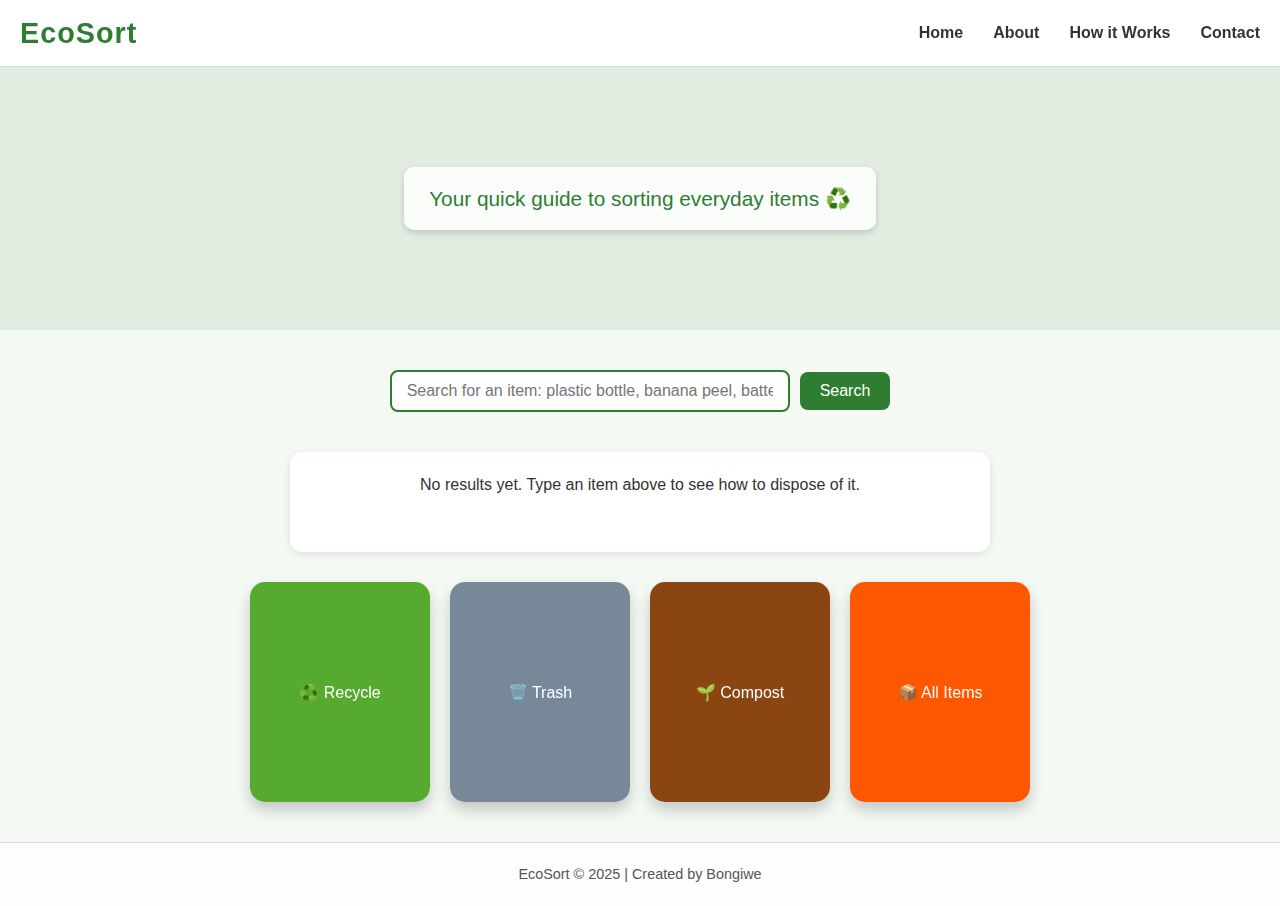
<file: index.html>
<!DOCTYPE html>
<html lang="en">
<head>
    <meta charset="UTF-8" />
    <meta name="viewport" content="width=device-width, initial-scale=1.0" />
    <title>EcoSort - Waste Sorting Helper</title>
    <link rel="stylesheet" href="styles/styles.css" />
</head>
<body>
<!-- HEADER -->
<header class="site-header">
    <div class="header-container">
        <div class="logo">EcoSort</div>
        <nav>
            <ul class="nav-links">
            <li><a href="index.html">Home</a></li>
            <li><a href="about.html">About</a></li>
            <li><a href="how-it-works.html">How it Works</a></li>
            <li><a href="contact.html">Contact</a></li>
        </ul>
        </nav>
    </div>
</header>

<!-- HOME SECTION -->
<section id="home">
    <p class="tagline">Your quick guide to sorting everyday items ♻️</p>
</section>


<!-- Search Bar -->
<div class="search-bar">
    <input type="text" id="searchInput" placeholder="Search for an item: plastic bottle, banana peel, batteries..." />
    <button id="searchBtn">Search</button>
</div>

<!-- Results Section -->
<div id="results" class="results">
    <p>No results yet. Type an item above to see how to dispose of it.</p>
</div>

<!-- Filter Cards -->
<div class="filters">
    <!-- Recycle Card -->
    <div class="filter-card" onclick="filterByCategory('Recycle')">
        <div class="filter-card-inner">
            <div class="filter-card-front recycle">♻️ Recycle</div>
            <div class="filter-card-back recycle">
                <p>Items that can be converted into reusable material.</p>
                <p>Click to see recyclable items</p>
            </div>
        </div>
    </div>

    <!-- Trash Card -->
    <div class="filter-card" onclick="filterByCategory('Trash')">
        <div class="filter-card-inner">
            <div class="filter-card-front trash">🗑️ Trash</div>
            <div class="filter-card-back trash">
                <p>Items that can't be recycled or composted and need to be trashed.</p>
                <p>Click to see trash items</p>
            </div>
        </div>
    </div>

    <!-- Compost Card -->
    <div class="filter-card" onclick="filterByCategory('Compost')">
        <div class="filter-card-inner">
            <div class="filter-card-front compost">🌱 Compost</div>
            <div class="filter-card-back compost">
                <p>Items that naturally decompose to enrich soil.</p>
                <p>Click to see compostable items</p>
            </div>
        </div>
    </div>

    <!-- All Items Card -->
    <div class="filter-card" onclick="renderResults(wasteData)">
        <div class="filter-card-inner">
            <div class="filter-card-front all">📦 All Items</div>
            <div class="filter-card-back all">
                Click to browse all items
            </div>
        </div>
    </div>
</div>

<footer>
    EcoSort © 2025 | Created by Bongiwe
</footer>

<script src="scripts/script.js"></script>
</body>
</html>
</file>
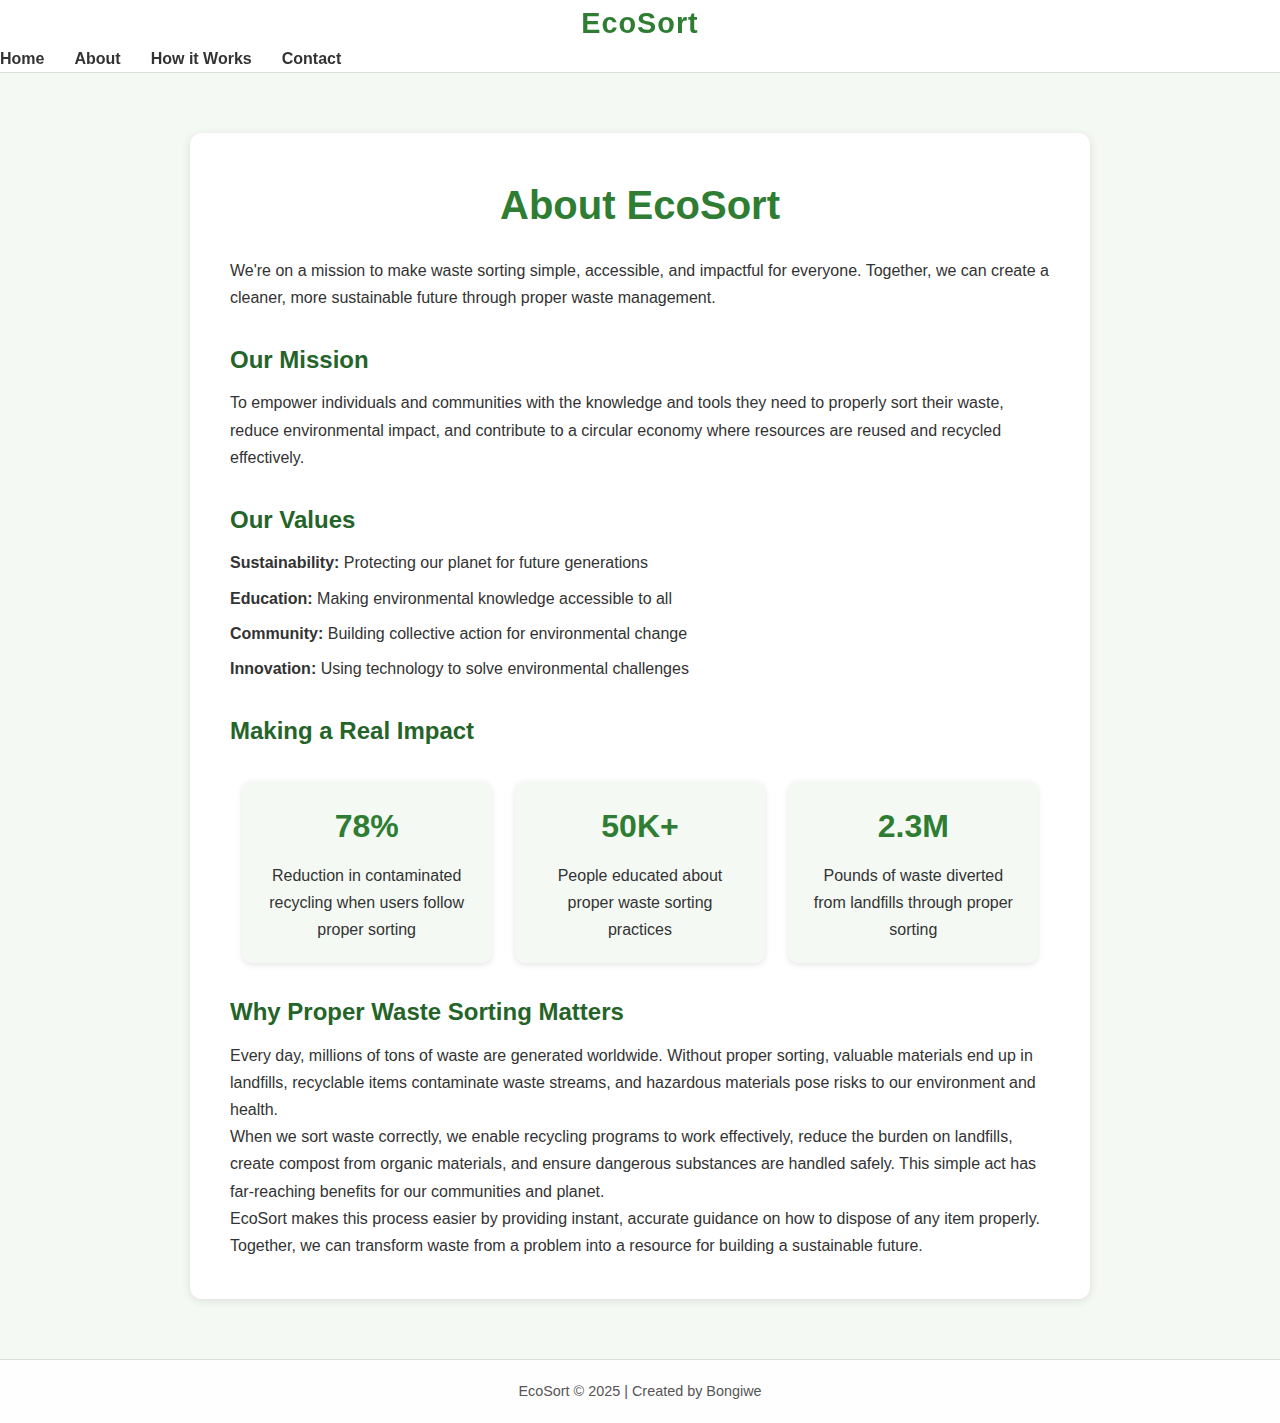
<file: about.html>
<!DOCTYPE html>
<html lang="en">
<head>
    <meta charset="UTF-8" />
    <meta name="viewport" content="width=device-width, initial-scale=1.0" />
    <title>About | EcoSort</title>
    <link rel="stylesheet" href="styles/styles.css" />
</head>
<body>
<!-- Header -->
<header class="main-header">
    <div class="logo">EcoSort</div>
    <nav class="navbar">
        <ul class="nav-links">
            <li><a href="index.html">Home</a></li>
            <li><a href="about.html">About</a></li>
            <li><a href="how-it-works.html">How it Works</a></li>
            <li><a href="contact.html">Contact</a></li>
        </ul>
    </nav>
</header>

<!-- About Section -->
<section class="about-section">
    <h1>About EcoSort</h1>
    <p class="intro">
        We're on a mission to make waste sorting simple, accessible, and impactful for everyone.
        Together, we can create a cleaner, more sustainable future through proper waste management.
    </p>

    <div class="mission">
        <h2>Our Mission</h2>
        <p>
            To empower individuals and communities with the knowledge and tools they need to properly sort their waste,
            reduce environmental impact, and contribute to a circular economy where resources are reused and recycled effectively.
        </p>
    </div>

    <div class="values">
        <h2>Our Values</h2>
        <ul>
            <li><strong>Sustainability:</strong> Protecting our planet for future generations</li>
            <li><strong>Education:</strong> Making environmental knowledge accessible to all</li>
            <li><strong>Community:</strong> Building collective action for environmental change</li>
            <li><strong>Innovation:</strong> Using technology to solve environmental challenges</li>
        </ul>
    </div>

    <div class="impact">
        <h2>Making a Real Impact</h2>
        <div class="stats">
            <div><span>78%</span><p>Reduction in contaminated recycling when users follow proper sorting</p></div>
            <div><span>50K+</span><p>People educated about proper waste sorting practices</p></div>
            <div><span>2.3M</span><p>Pounds of waste diverted from landfills through proper sorting</p></div>
        </div>
    </div>

    <div class="importance">
        <h2>Why Proper Waste Sorting Matters</h2>
        <p>
            Every day, millions of tons of waste are generated worldwide. Without proper sorting, valuable materials end up in landfills,
            recyclable items contaminate waste streams, and hazardous materials pose risks to our environment and health.
        </p>
        <p>
            When we sort waste correctly, we enable recycling programs to work effectively, reduce the burden on landfills,
            create compost from organic materials, and ensure dangerous substances are handled safely.
            This simple act has far-reaching benefits for our communities and planet.
        </p>
        <p>
            EcoSort makes this process easier by providing instant, accurate guidance on how to dispose of any item properly.
            Together, we can transform waste from a problem into a resource for building a sustainable future.
        </p>
    </div>
</section>

<!-- Footer -->
<footer>
    EcoSort © 2025 | Created by Bongiwe
</footer>
</body>
</html>
</file>
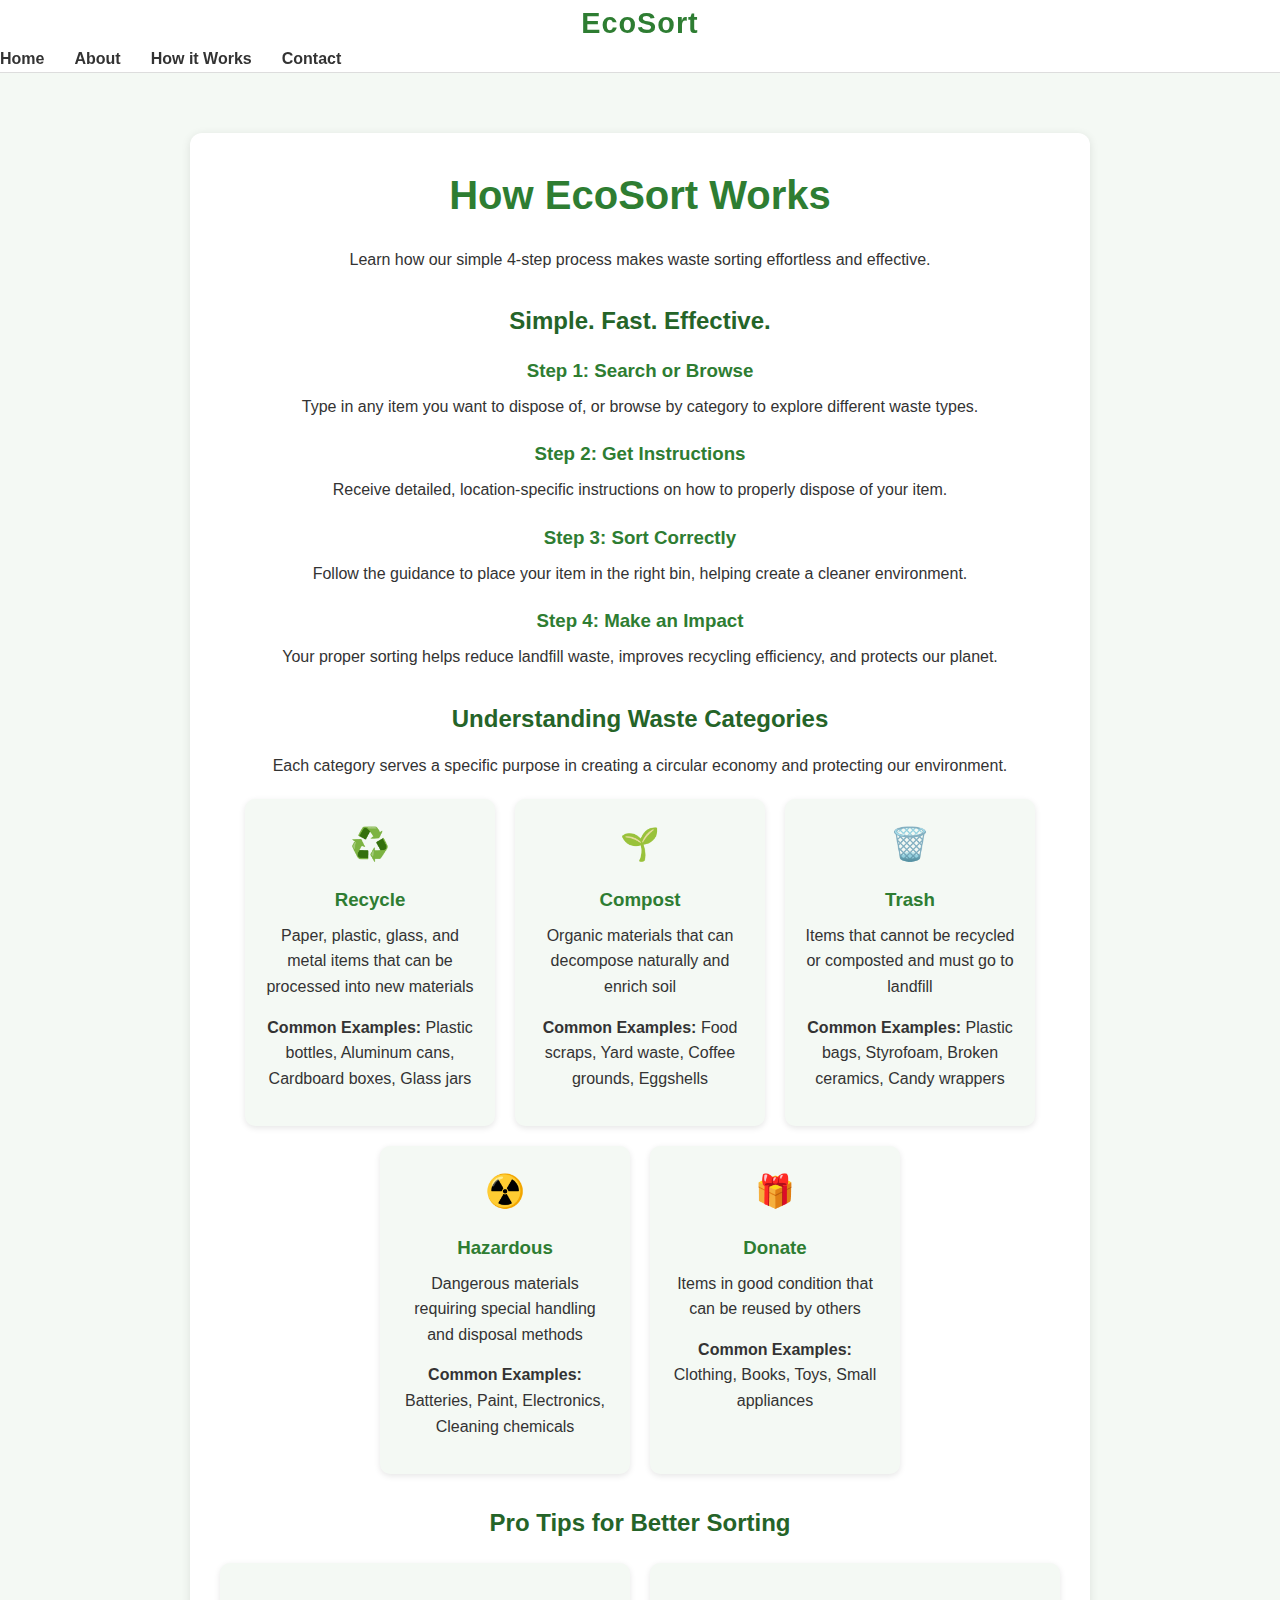
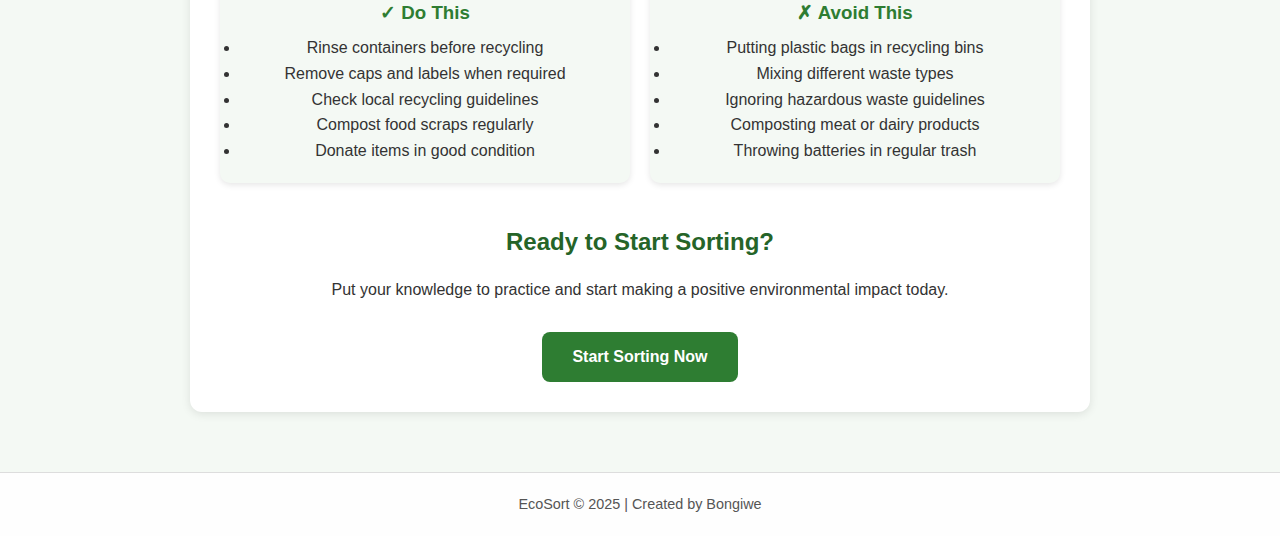
<file: how-it-works.html>
<!DOCTYPE html>
<html lang="en">
<head>
    <meta charset="UTF-8" />
    <meta name="viewport" content="width=device-width, initial-scale=1.0" />
    <title>How It Works | EcoSort</title>
    <link rel="stylesheet" href="styles/styles.css" />
</head>
<body>
<!-- Header -->
<header class="main-header">
    <div class="logo">EcoSort</div>
    <nav class="navbar">
        <ul class="nav-links">
            <li><a href="index.html">Home</a></li>
            <li><a href="about.html">About</a></li>
            <li><a href="how-it-works.html">How it Works</a></li>
            <li><a href="contact.html">Contact</a></li>
        </ul>
    </nav>
</header>

<!-- How It Works Section -->
<section class="how-it-works">
    <h1>How EcoSort Works</h1>
    <p class="intro">Learn how our simple 4-step process makes waste sorting effortless and effective.</p>

    <div class="steps">
        <h2>Simple. Fast. Effective.</h2>
        <div class="step">
            <h3>Step 1: Search or Browse</h3>
            <p>Type in any item you want to dispose of, or browse by category to explore different waste types.</p>
        </div>
        <div class="step">
            <h3>Step 2: Get Instructions</h3>
            <p>Receive detailed, location-specific instructions on how to properly dispose of your item.</p>
        </div>
        <div class="step">
            <h3>Step 3: Sort Correctly</h3>
            <p>Follow the guidance to place your item in the right bin, helping create a cleaner environment.</p>
        </div>
        <div class="step">
            <h3>Step 4: Make an Impact</h3>
            <p>Your proper sorting helps reduce landfill waste, improves recycling efficiency, and protects our planet.</p>
        </div>
    </div>

    <div class="categories">
        <h2>Understanding Waste Categories</h2>
        <p>Each category serves a specific purpose in creating a circular economy and protecting our environment.</p>

        <div class="category-cards">
            <div class="category-card">
                <span class="emoji">♻️</span>
                <h3>Recycle</h3>
                <p>Paper, plastic, glass, and metal items that can be processed into new materials</p>
                <p><strong>Common Examples:</strong> Plastic bottles, Aluminum cans, Cardboard boxes, Glass jars</p>
            </div>
            <div class="category-card">
                <span class="emoji">🌱</span>
                <h3>Compost</h3>
                <p>Organic materials that can decompose naturally and enrich soil</p>
                <p><strong>Common Examples:</strong> Food scraps, Yard waste, Coffee grounds, Eggshells</p>
            </div>
            <div class="category-card">
                <span class="emoji">🗑️</span>
                <h3>Trash</h3>
                <p>Items that cannot be recycled or composted and must go to landfill</p>
                <p><strong>Common Examples:</strong> Plastic bags, Styrofoam, Broken ceramics, Candy wrappers</p>
            </div>
            <div class="category-card">
                <span class="emoji">☢️</span>
                <h3>Hazardous</h3>
                <p>Dangerous materials requiring special handling and disposal methods</p>
                <p><strong>Common Examples:</strong> Batteries, Paint, Electronics, Cleaning chemicals</p>
            </div>
            <div class="category-card">
                <span class="emoji">🎁</span>
                <h3>Donate</h3>
                <p>Items in good condition that can be reused by others</p>
                <p><strong>Common Examples:</strong> Clothing, Books, Toys, Small appliances</p>
            </div>
        </div>
    </div>

    <div class="pro-tips">
        <h2>Pro Tips for Better Sorting</h2>
        <div class="tips">
            <div class="do">
                <h3>✓ Do This</h3>
                <ul>
                    <li>Rinse containers before recycling</li>
                    <li>Remove caps and labels when required</li>
                    <li>Check local recycling guidelines</li>
                    <li>Compost food scraps regularly</li>
                    <li>Donate items in good condition</li>
                </ul>
            </div>
            <div class="dont">
                <h3>✗ Avoid This</h3>
                <ul>
                    <li>Putting plastic bags in recycling bins</li>
                    <li>Mixing different waste types</li>
                    <li>Ignoring hazardous waste guidelines</li>
                    <li>Composting meat or dairy products</li>
                    <li>Throwing batteries in regular trash</li>
                </ul>
            </div>
        </div>
    </div>

    <div class="cta-section">
        <h2>Ready to Start Sorting?</h2>
        <p>Put your knowledge to practice and start making a positive environmental impact today.</p>
        <a href="index.html" class="cta-button">Start Sorting Now</a>
    </div>
</section>

<!-- Footer -->
<footer>
    EcoSort © 2025 | Created by Bongiwe
</footer>
</body>
</html>
</file>
<file: styles/styles.css>
/* ------------------ GENERAL RESET ------------------ */
* {
  margin: 0;
  padding: 0;
  box-sizing: border-box;
}

body {
  font-family: "Segoe UI", Roboto, sans-serif;
  background-color: #f4f9f4;
  color: #333;
  text-align: center;
  line-height: 1.6;
}

/* ------------------ HEADER ------------------ */
header {
  position: sticky;
  top: 0;
  width: 100%;
  background-color: rgba(255, 255, 255, 0.95);
  backdrop-filter: blur(5px);
  border-bottom: 1px solid #ddd;
  z-index: 1000;
}

.header-container {
  max-width: 1500px;
  margin: 0 auto;
  padding: 10px 20px;
  display: flex;
  justify-content: space-between;
  align-items: center;
}

/* ------------------ LOGO ------------------ */
.logo {
  font-size: 1.8rem;
  font-weight: bold;
  color: #2e7d32;
  letter-spacing: 1px;
}

/* ------------------ NAVIGATION ------------------ */
.nav-links {
  list-style: none;
  display: flex;
  gap: 30px;
  margin: 0;
  padding: 0;
}

.nav-links a {
  text-decoration: none;
  color: #333;
  font-size: 1rem;
  font-weight: bold;
  transition: color 0.3s ease, border-bottom 0.3s ease;
  padding-bottom: 3px;
}

.nav-links a:hover {
  color: #2e7d32;
  border-bottom: 2px solid #2e7d32;
}

/* ------------------ HOME SECTION ------------------ */
#home {
  background: linear-gradient(rgba(46, 125, 50, 0.1), rgba(46, 125, 50, 0.1)),
    url("https://images.unsplash.com/photo-1549989476-69a92fa57c34?auto=format&fit=crop&w=1400&q=80")
      center/cover no-repeat;
  padding: 100px 20px;
  color: #2e7d32;
}

.tagline {
  font-size: 1.3rem;
  font-weight: 500;
  color: #2e7d32;
  background-color: rgba(255, 255, 255, 0.85);
  display: inline-block;
  padding: 15px 25px;
  border-radius: 10px;
  box-shadow: 0 3px 6px rgba(0, 0, 0, 0.15);
}

/* ------------------ SEARCH BAR ------------------ */
.search-bar {
  display: flex;
  justify-content: center;
  align-items: center;
  margin: 40px auto;
  gap: 10px;
}

.search-bar input {
  width: 50%;
  max-width: 400px;
  padding: 10px 15px;
  border: 2px solid #2e7d32;
  border-radius: 8px;
  font-size: 1rem;
  outline: none;
}

.search-bar input:focus {
  border-color: #256428;
  box-shadow: 0 0 5px rgba(46, 125, 50, 0.3);
}

.search-bar button {
  padding: 10px 20px;
  font-size: 1rem;
  background-color: #2e7d32;
  color: #fff;
  border: none;
  border-radius: 8px;
  cursor: pointer;
  transition: background 0.3s ease;
}

.search-bar button:hover {
  background-color: #256428;
}

/* ------------------ RESULTS SECTION ------------------ */
.results {
  margin: 20px auto;
  padding: 20px;
  max-width: 700px;
  background-color: #fff;
  border-radius: 12px;
  box-shadow: 0 2px 8px rgba(0, 0, 0, 0.1);
  min-height: 100px;
}

/* ------------------ FILTER CARDS ------------------ */
.filters {
  display: flex;
  justify-content: center;
  gap: 20px;
  flex-wrap: wrap;
  margin: 30px 0;
}

.filter-card {
  background: transparent;
  width: 180px;
  height: 220px;
  perspective: 1000px;
  cursor: pointer;
}

.filter-card-inner {
  position: relative;
  width: 100%;
  height: 100%;
  transition: transform 0.6s;
  transform-style: preserve-3d;
  border-radius: 15px;
  box-shadow: 0 8px 15px rgba(0, 0, 0, 0.2);
}

.filter-card:hover .filter-card-inner {
  transform: rotateY(180deg);
}

.filter-card-front,
.filter-card-back {
  position: absolute;
  width: 100%;
  height: 100%;
  border-radius: 15px;
  display: flex;
  flex-direction: column;
  justify-content: center;
  align-items: center;
  text-align: center;
  padding: 1rem;
  font-size: 1rem;
  color: #fff;
  backface-visibility: hidden;
}

.filter-card-front.recycle,
.filter-card-back.recycle {
  background-color: #56ab2f;
}

.filter-card-front.trash,
.filter-card-back.trash {
  background-color: #778899;
}

.filter-card-front.compost,
.filter-card-back.compost {
  background-color: #8b4513;
}

.filter-card-front.all,
.filter-card-back.all {
  background-color: #fd5800;
}

.filter-card-back {
  transform: rotateY(180deg);
  gap: 10px;
}

/* ------------------ ABOUT PAGE ------------------ */
.about-section {
  max-width: 900px;
  margin: 60px auto;
  text-align: left;
  background: #fff;
  padding: 40px;
  border-radius: 12px;
  box-shadow: 0 2px 10px rgba(0,0,0,0.1);
}

.about-section h1 {
  color: #2e7d32;
  font-size: 2.5rem;
  text-align: center;
  margin-bottom: 20px;
}

.about-section h2 {
  color: #256428;
  margin-top: 30px;
  margin-bottom: 10px;
}

.about-section p,
.about-section li {
  color: #333;
  font-size: 1rem;
  line-height: 1.7;
}

.about-section ul {
  list-style-type: none;
  padding-left: 0;
}

.about-section li {
  margin-bottom: 8px;
}

.stats {
  display: flex;
  justify-content: space-around;
  flex-wrap: wrap;
  margin: 30px 0;
}

.stats div {
  text-align: center;
  background: #f4f9f4;
  border-radius: 10px;
  padding: 20px;
  width: 250px;
  box-shadow: 0 2px 6px rgba(0,0,0,0.1);
}

.stats span {
  display: block;
  font-size: 2rem;
  color: #2e7d32;
  font-weight: bold;
  margin-bottom: 10px;
}

/* ------------------ HOW IT WORKS PAGE ------------------ */
.how-it-works {
  max-width: 900px;
  margin: 60px auto;
  padding: 30px;
  background: #fff;
  border-radius: 12px;
  box-shadow: 0 2px 10px rgba(0,0,0,0.1);
}

.how-it-works h1 {
  color: #2e7d32;
  font-size: 2.5rem;
  text-align: center;
  margin-bottom: 20px;
}

.how-it-works h2 {
  color: #256428;
  margin-top: 30px;
  margin-bottom: 15px;
}

.how-it-works h3 {
  color: #2e7d32;
  margin-top: 15px;
  margin-bottom: 8px;
}

.how-it-works p {
  color: #333;
  line-height: 1.6;
  margin-bottom: 15px;
}

.steps .step {
  margin-bottom: 20px;
}

.category-cards {
  display: flex;
  flex-wrap: wrap;
  gap: 20px;
  justify-content: center;
  margin-top: 20px;
}

.category-card {
  background: #f4f9f4;
  border-radius: 10px;
  padding: 20px;
  width: 250px;
  box-shadow: 0 2px 6px rgba(0,0,0,0.1);
  text-align: center;
}

.category-card .emoji {
  font-size: 2rem;
  margin-bottom: 10px;
}

.pro-tips .tips {
  display: flex;
  justify-content: space-between;
  gap: 20px;
  flex-wrap: wrap;
  margin-top: 20px;
}

.pro-tips .tips .do,
.pro-tips .tips .dont {
  flex: 1;
  min-width: 250px;
  background: #f4f9f4;
  padding: 20px;
  border-radius: 10px;
  box-shadow: 0 2px 6px rgba(0,0,0,0.1);
}

/* ------------------ CTA SECTION ------------------ */
.cta-section {
  text-align: center;
  margin-top: 40px;
}

.cta-button {
  display: inline-block;
  background-color: #2e7d32;
  color: #fff;
  padding: 12px 30px;
  border-radius: 8px;
  font-weight: 600;
  text-decoration: none;
  margin-top: 15px;
  transition: background 0.3s ease;
}

.cta-button:hover {
  background-color: #256428;
}

/* ------------------ CONTACT FORM ------------------ */
.contact-form {
  max-width: 600px;
  margin: 40px auto;
  background-color: #fff;
  padding: 30px;
  border-radius: 12px;
  box-shadow: 0 4px 15px rgba(0,0,0,0.1);
}

.contact-form input,
.contact-form textarea {
  width: 100%;
  padding: 12px;
  margin-bottom: 15px;
  border: 2px solid #2e7d32;
  border-radius: 8px;
  font-size: 1rem;
}

.contact-form button {
  padding: 12px 25px;
  background-color: #2e7d32;
  color: #fff;
  font-weight: 600;
  border: none;
  border-radius: 8px;
  cursor: pointer;
  transition: background 0.3s ease;
}

.contact-form button:hover {
  background-color: #256428;
}

.form-message {
  margin-top: 15px;
  font-size: 1rem;
  color: #2e7d32;
}

/* ------------------ FAQ SECTION ------------------ */
.faq-section {
  max-width: 800px;
  margin: 60px auto;
  padding: 20px;
}

.faq-section h2 {
  color: #2e7d32;
  font-size: 2rem;
  margin-bottom: 20px;
}

.faq-item {
  background-color: #f9f9f9;
  padding: 15px 20px;
  border-radius: 10px;
  margin-bottom: 15px;
  text-align: left;
}

.faq-item h3 {
  font-size: 1.2rem;
  color: #2e7d32;
  margin-bottom: 5px;
}

.faq-item p {
  font-size: 1rem;
  color: #333;
}

/* ------------------ FOOTER ------------------ */
footer {
  margin-top: 40px;
  padding: 20px;
  font-size: 0.9rem;
  color: #555;
  border-top: 1px solid #ddd;
  background-color: #fefefe;
}

/* ------------------ RESPONSIVE DESIGN ------------------ */
@media (max-width: 768px) {
  .header-container {
    flex-direction: column;
    gap: 10px;
    padding: 15px 20px;
  }

  .nav-links {
    flex-wrap: wrap;
    justify-content: center;
    gap: 15px;
  }

  .logo {
    margin-bottom: 10px;
  }

  #home {
    padding: 60px 10px;
  }

  .tagline {
    font-size: 1.1rem;
  }
}
</file>
